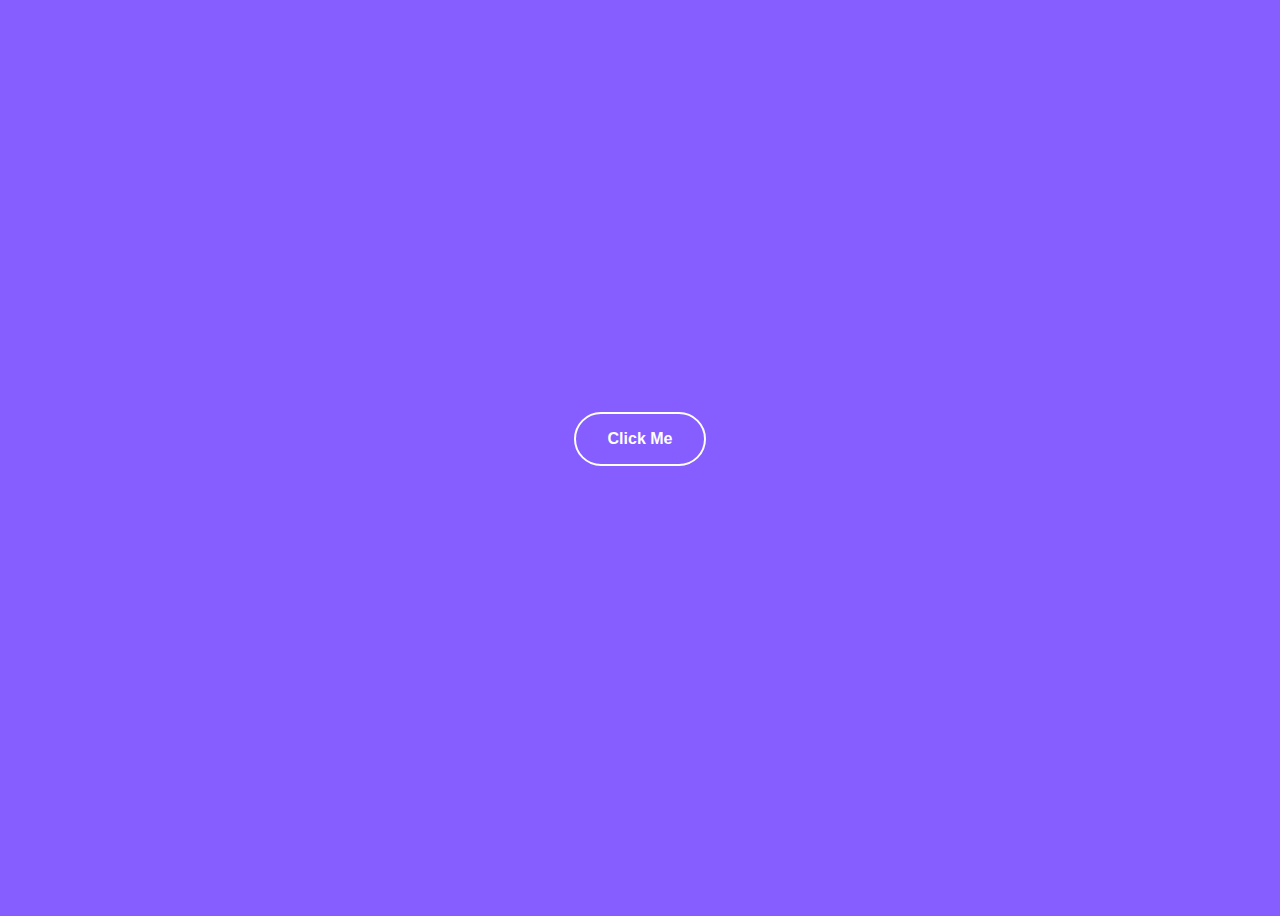
<file: 01.Bg-Changer/index.html>
<!DOCTYPE html>
<html lang="en">
  <head>
    <meta charset="UTF-8" />
    <meta http-equiv="X-UA-Compatible" content="IE=edge" />
    <meta name="viewport" content="width=device-width, initial-scale=1.0" />
    <title>Random Bg Color Changer</title>

    <style>
      body {
        background-color: #865dff;
        height: 100vh;
        display: flex;
        flex-direction: column;
        align-items: center;
        justify-content: center;
      }

      .btn {
        background-color: transparent;
        color: #fff;
        padding: 1rem 2rem;
        border-radius: 50px;
        border: 2px solid #fff;
        font-size: 16px;
        font-weight: 600;
        cursor: pointer;
        transition: all 300ms ease;
      }

      .btn:hover {
        transform: scale(0.9);
      }

      h3 {
        color: #fff;
      }
    </style>
  </head>
  <body>
    <button class="btn" onclick="changeBg()">Click Me</button>
    <h3 id="value"></h3>

    <script>
      function changeBg() {
        let color =
          "rgb(" +
          Math.round(Math.random() * 255) +
          "," +
          Math.round(Math.random() * 255) +
          "," +
          Math.round(Math.random() * 255) +
          ")";

        document.body.style.backgroundColor = color;

        document.getElementById("value").innerHTML = color;
      }
    </script>
  </body>
</html>
</file>
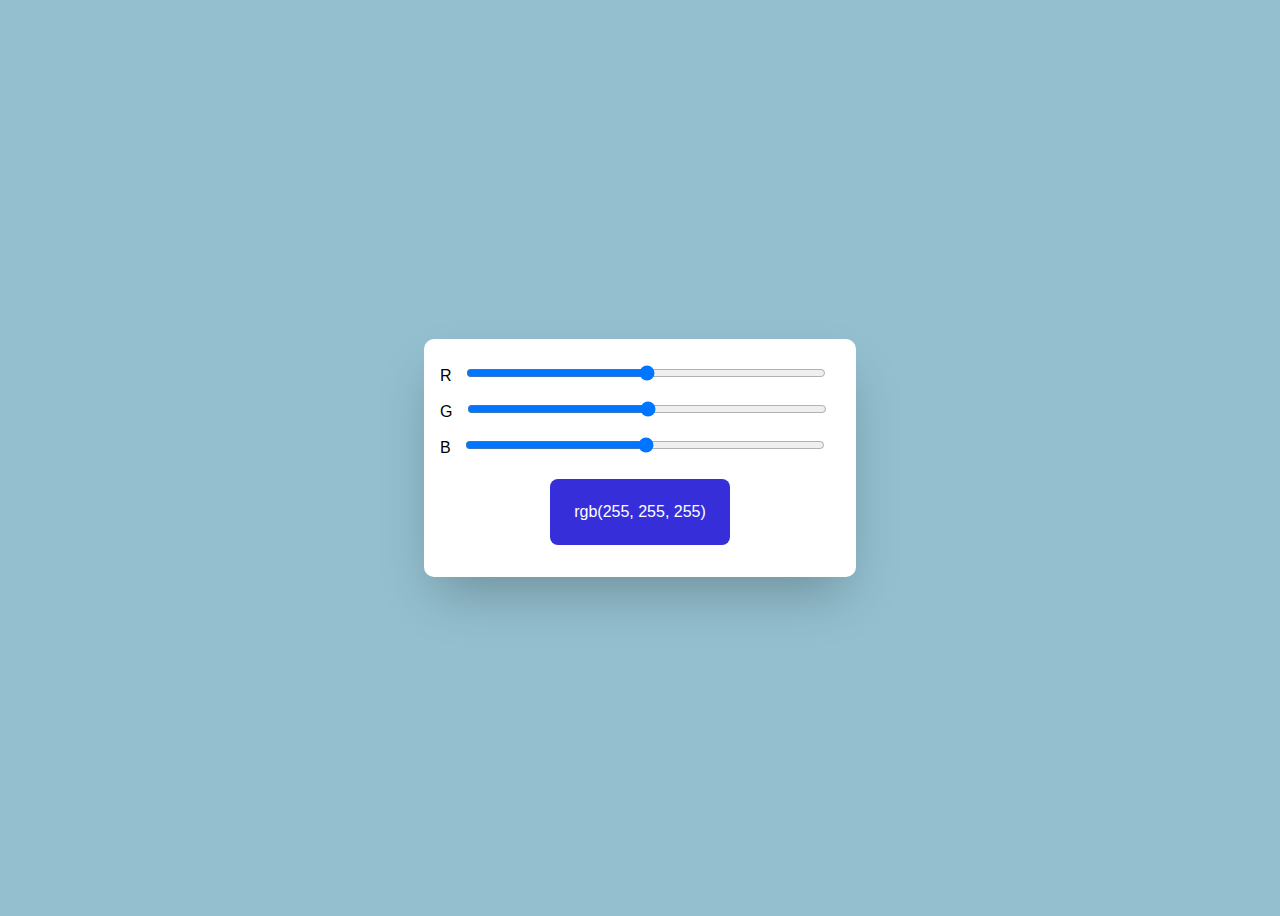
<file: 02.RGB-Slider/index.html>
<!DOCTYPE html>
<html lang="en">
  <head>
    <meta charset="UTF-8" />
    <meta http-equiv="X-UA-Compatible" content="IE=edge" />
    <meta name="viewport" content="width=device-width, initial-scale=1.0" />
    <title>RGB Slider</title>

    <style>
      body {
        background-color: #93bfcf;
        height: 100vh;
        display: flex;
        justify-content: center;
        align-items: center;
        font-family: Verdana, Geneva, Tahoma, sans-serif;
      }

      .container {
        width: 100%;
        background-color: #fff;
        padding: 1rem;
        border-radius: 10px;
        box-shadow: rgba(0, 0, 0, 0.25) 0px 25px 50px -12px;
        max-width: 400px;
      }

      .wrapper > input {
        width: 90%;
        margin: 10px;
      }

      #value {
        text-align: center;
        background-color: #362fd9;
        color: #fff;
        padding: 1.5rem;
        width: max-content;
        margin: 1rem auto;
        border-radius: 8px;
      }
    </style>
  </head>
  <body>
    <div class="container">
      <div class="wrapper">
        <label for="rrange">R</label>
        <input
          type="range"
          name=""
          id="red"
          min="0"
          max="255"
          oninput="changeBg()"
        />

        <br />

        <label for="grange">G</label>
        <input
          type="range"
          name=""
          id="green"
          min="0"
          max="255"
          oninput="changeBg()"
        />

        <br />

        <label for="brange">B</label>
        <input
          type="range"
          name=""
          id="blue"
          min="0"
          max="255"
          oninput="changeBg()"
        />

        <p id="value">rgb(255, 255, 255)</p>
      </div>
    </div>

    <script>
      function changeBg() {
        let red = document.getElementById("red").value;
        let green = document.getElementById("green").value;
        let blue = document.getElementById("blue").value;

        let bgColor = "rgb(" + red + "," + green + "," + blue + ")";

        document.body.style.backgroundColor = bgColor;

        document.getElementById("value").innerHTML = bgColor;
      }
    </script>
  </body>
</html>
</file>
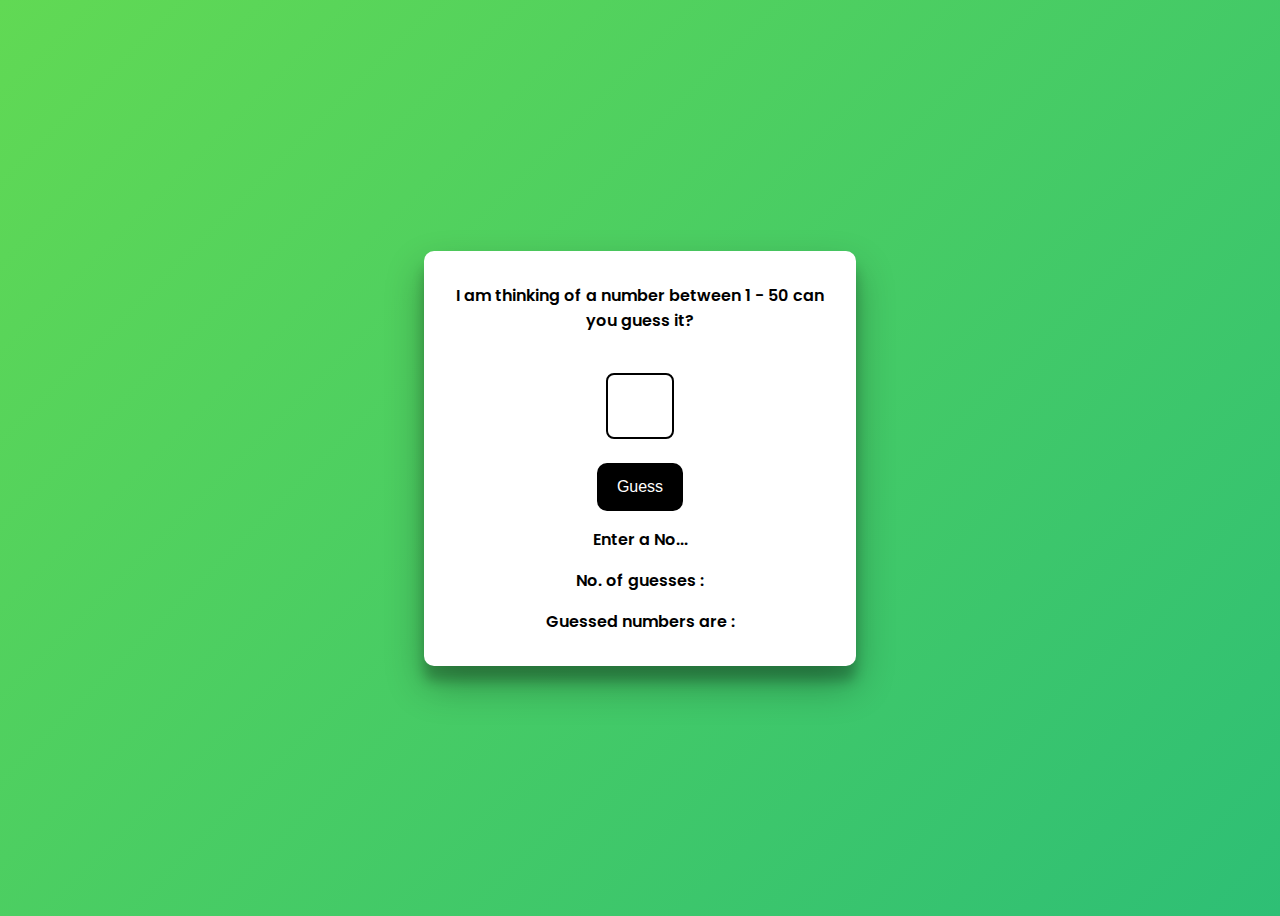
<file: 03.No-Guessing-Game/index.html>
<!DOCTYPE html>
<html lang="en">
  <head>
    <meta charset="UTF-8" />
    <meta http-equiv="X-UA-Compatible" content="IE=edge" />
    <meta name="viewport" content="width=device-width, initial-scale=1.0" />
    <title>No Guessing Game</title>

    <link rel="preconnect" href="https://fonts.googleapis.com" />
    <link rel="preconnect" href="https://fonts.gstatic.com" crossorigin />
    <link
      href="https://fonts.googleapis.com/css2?family=Poppins:wght@400;500;600;700;800&display=swap"
      rel="stylesheet"
    />

    <style>
      body {
        background: linear-gradient(135deg,
                #61d954,
                #2ebf75);
        height: 100vh;
        font-family: "Poppins", sans-serif;
        font-weight: 600;
        display: flex;
        justify-content: center;
        align-items: center;
      }

      .container {
        width: 100%;
        max-width: 400px;
        text-align: center;
        background-color: #fff;
        padding: 1rem;
        border-radius: 10px;
        box-shadow: rgba(0, 0, 0, 0.3) 0px 19px 38px,
          rgba(0, 0, 0, 0.22) 0px 15px 12px;
      }

      input {
        width: 60px;
        height: 60px;
        text-align: center;
        border: 2px solid #000;
        margin: 1.5rem;
        border-radius: 8px;
      }

      #btn {
        color: #fff;
        background-color: #000;
        border: unset;
        padding: 15px 20px;
        font-size: 16px;
        border-radius: 10px;
        transition: all 300ms ease;
        cursor: pointer;
      }

      #btn:hover {
        color: #000;
        border: 2px solid #000;
        background-color: unset;
      }
    </style>
  </head>
  <body>
    <div class="container">
      <div class="wrapper">
        <p class="title">
          I am thinking of a number between 1 - 50 can you guess it?
        </p>

        <div class="gBody">
          <input type="number" name="" id="input" min="0" max="50" />
          <br />
          <button id="btn" onclick="checkNo()">Guess</button>
        </div>

        <div class="gFooter">
          <p id="status">Enter a No...</p>
          <p id="takes">No. of guesses :</p>
          <p id="guessedno">Guessed numbers are :</p>
        </div>
      </div>
    </div>

    <script>
      let no = Math.floor(Math.random() * 50) + 1;

      let guessCount = 0;

      let guessedNo;

      function checkNo() {
        let inputValue = document.getElementById("input").value;

        if (inputValue < no) {
          document.getElementById("status").innerHTML = "Your guess is too low";
          guessCount++;
          document.getElementById("takes").innerHTML = `No. of guesses : ${guessCount}`;
          document.getElementById("guessedno").innerHTML += ` ${inputValue} `;
        } else if (inputValue > no) {
          document.getElementById("status").innerHTML =
            "Your guess is too high";

          guessCount++;
          document.getElementById("takes").innerHTML = `No. of guesses : ${guessCount}`;
          document.getElementById("guessedno").innerHTML += ` ${inputValue} `;
        } else if (inputValue == no) {
          document.getElementById("status").innerHTML = "Yippie you win🎊🎉";

          document.getElementById("takes").innerHTML = `The number was : ${no}`;

          document.getElementById("guessedno").innerHTML = `Your total guesses are : ${guessCount + 1}`;
          guessCount = 0;
        } else {
          document.getElementById("status").innerHTML = "hello";
        }
      }
    </script>
  </body>
</html>
</file>
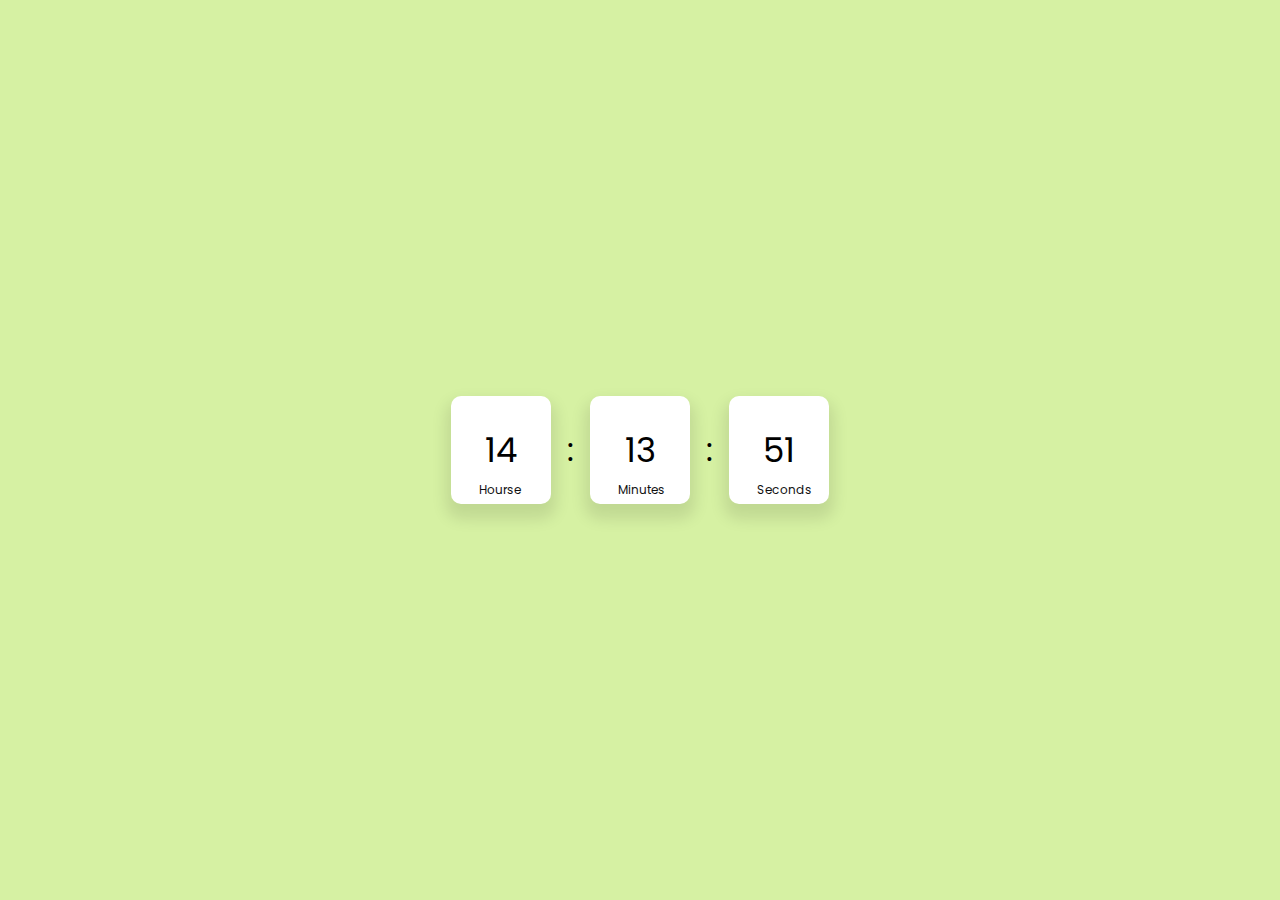
<file: 04.Digital-Clock/index.html>
<!DOCTYPE html>
<html lang="en">
<head>
    <meta charset="UTF-8">
    <meta http-equiv="X-UA-Compatible" content="IE=edge">
    <meta name="viewport" content="width=device-width, initial-scale=1.0">
    <title>Digital Clock</title>

    <!-- External-CSS -->
    <link rel="stylesheet" href="style.css">
</head>
<body>
    <div class="clock__container">

        <div class="hours digit" id="hours">00</div>

        <div class="colon">:</div>

        <div class="minutes digit" id="minutes">00</div>

        <div class="colon">:</div>

        <div class="seconds digit" id="seconds">00</div>

    </div>
    
    <script src="script.js"></script>
</body>
</html>
</file>
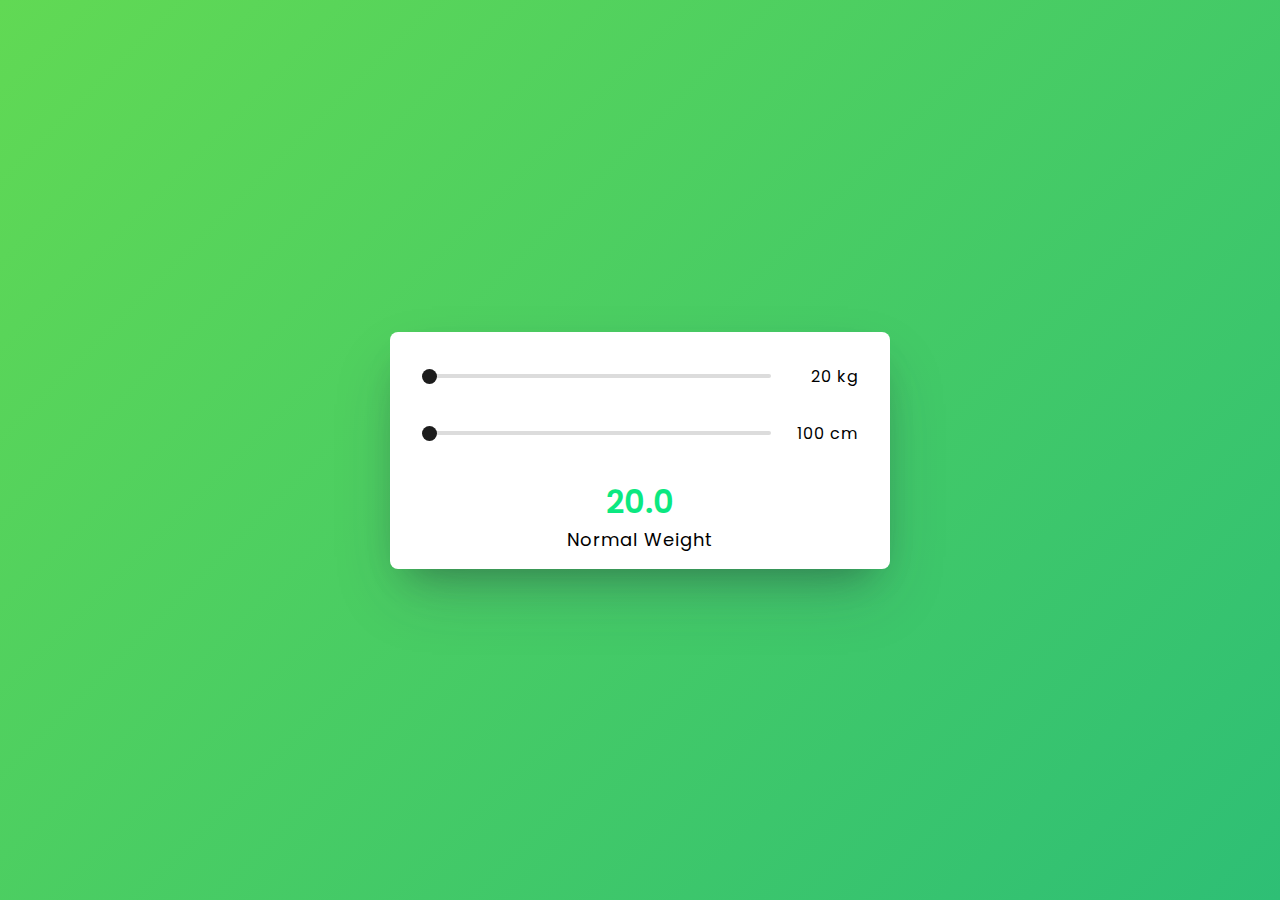
<file: 05.BMI-Calculator/index.html>
<!DOCTYPE html>
<html lang="en">
<head>
    <meta charset="UTF-8">
    <meta http-equiv="X-UA-Compatible" content="IE=edge">
    <meta name="viewport" content="width=device-width, initial-scale=1.0">
    <title>BMI Calculator</title>
    <!--Google Font-->
    <link rel="preconnect" href="https://fonts.gstatic.com">
    <link href="https://fonts.googleapis.com/css2?family=Poppins:wght@500;700&display=swap" rel="stylesheet">
    <!--Stylesheet-->
    <link rel="stylesheet" href="style.css">
</head>
<body>
    <div class="container">
        <div class="wrapper">
            <div class="part1">
                <div class="weight-box row">
                    <input type="range" name="" id="weight-range" value="20" min="20" max="200" oninput="calculate()">
                    <span id="kg">20 kg</span>
                </div>
                <div class="height-box row">
                    <input type="range" name="" id="height-range" value="100" min="100" max="250" oninput="calculate()">
                    <span id="cm">100 cm</span>
                </div>
            </div>

            <div class="part2">
                <p id="result">20.0</p>
                <p id="category">Normal Weight</p>
            </div>
        </div>
    </div>

    <script src="script.js"></script>
</body>
</html>
</file>
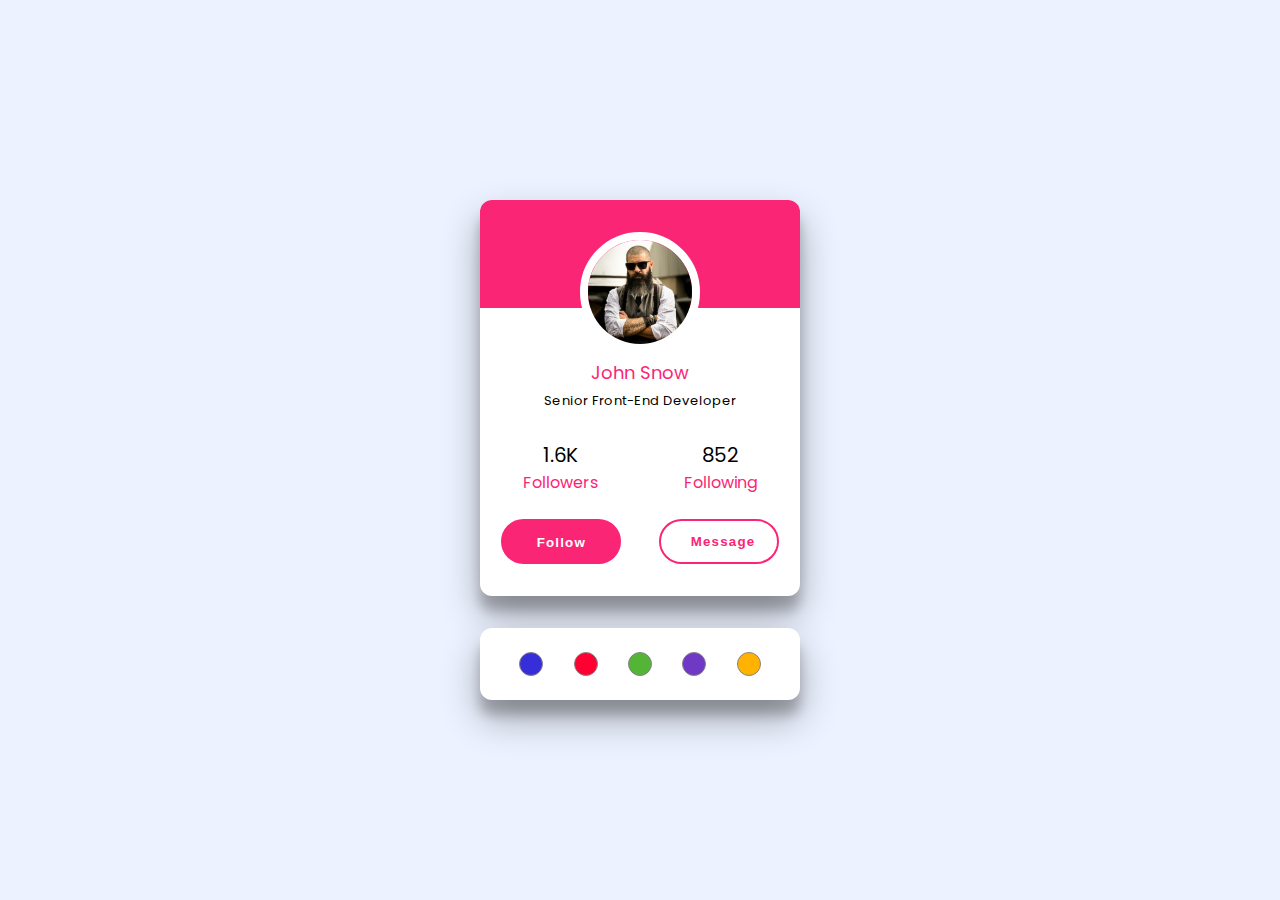
<file: 07.Card-Ui/index.html>
<!DOCTYPE html>
<html lang="en">
  <head>
    <meta charset="UTF-8" />
    <meta http-equiv="X-UA-Compatible" content="IE=edge" />
    <meta name="viewport" content="width=device-width, initial-scale=1.0" />
    <title>Card UI Design</title>
    <!--Google Font-->
    <link rel="preconnect" href="https://fonts.gstatic.com" />
    <link
      href="https://fonts.googleapis.com/css2?family=Poppins:wght@500;700&display=swap"
      rel="stylesheet"
    />
    <!--Stylesheet-->
    <link rel="stylesheet" href="style.css" />
  </head>
  <body>
    <div class="container">
      <div class="profile-pic">
        <img src="avatar.png" alt="avatar"/>
        <h3>John Snow</h3>
        <p>Senior Front-End Developer</p>
      </div>

      <div class="followers">
        <span>
          <p class="follower">1.6K</p>
          <p class="follow">Followers</p>
        </span>

        <span>
          <p class="follower">852</p>
          <p class="follow">Following</p>
        </span>
      </div>

      <div class="btn-container">
        <button class="btn1">Follow</button>
        <button class="btn2">Message</button>
      </div>
    </div>
    <div class="color-btns">
      <button class="blue btn" onclick="changeBgBlue()"></button>
      <button class="red btn" onclick="changeBgRed()"></button>
      <button class="green btn" onclick="changeBgGreen()"></button>
      <button class="purple btn" onclick="changeBgPurple()"></button>
      <button class="yellow btn" onclick="changeBgYellow()"></button>
    </div>

    <script src="script.js"></script>
  </body>
</html>
</file>
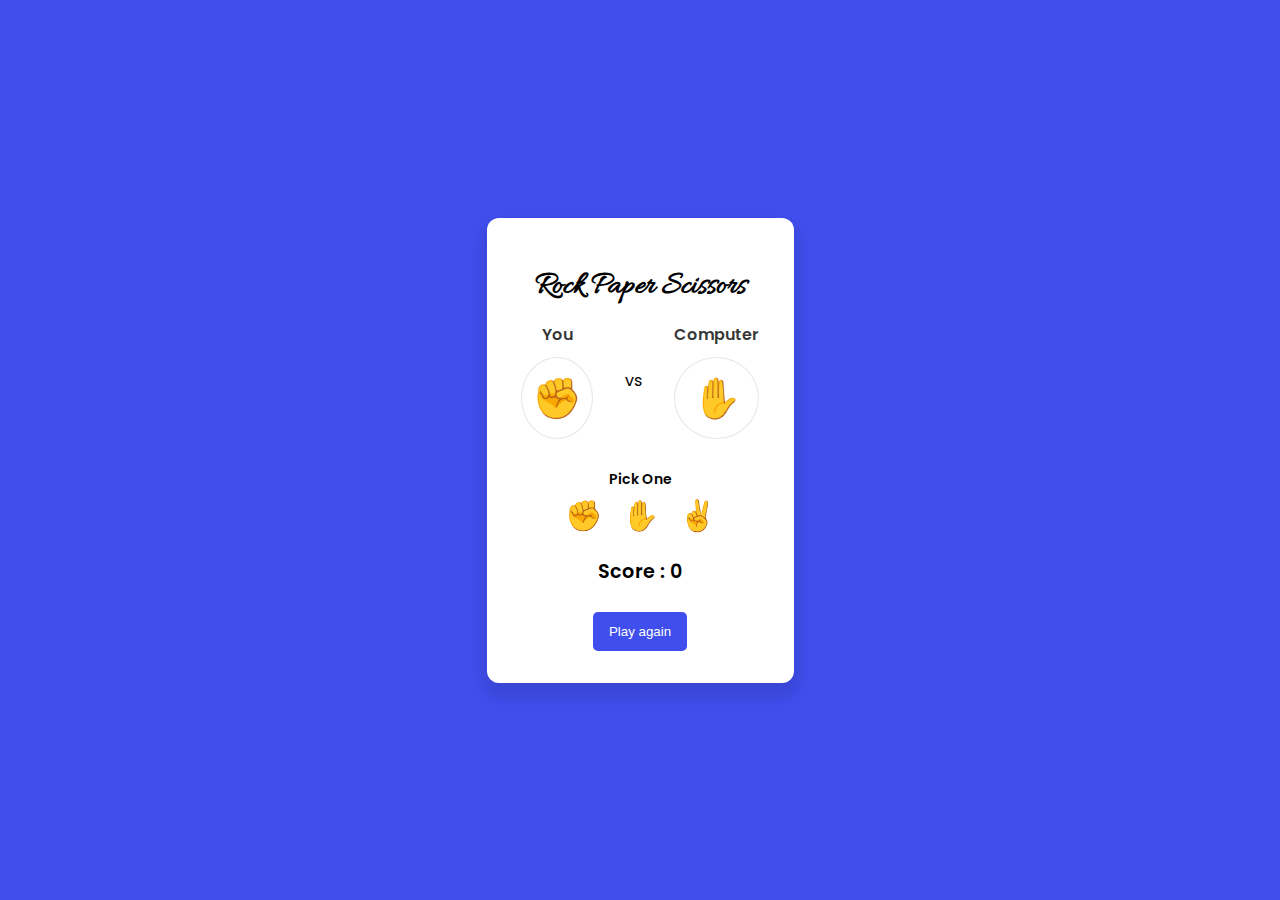
<file: 08.Rock-Paper-Scissor-game/index.html>
<!DOCTYPE html>
<html lang="en">
<head>
    <meta charset="UTF-8">
    <meta http-equiv="X-UA-Compatible" content="IE=edge">
    <meta name="viewport" content="width=device-width, initial-scale=1.0">
    <title>Rock-Paper-Scirror Game</title>

    <!-- External-CSS -->
    <link rel="stylesheet" href="style.css">
</head>
<body>
    <div class="game__container">
        <h1>Rock Paper Scissors</h1>

        <div class="input__container">
            <div class="player">
                <p class="player-name">You</p>
                <div class="player__input" id="p-input">&#9994</div>
            </div>

            <div class="vs">vs</div>

            <div class="player">
                <p class="player-name">Computer</p>
                <div class="player__input" id="c-input">&#9995</div>
            </div>
        </div>

        <div class="select__container">
            <p class="pick-one">Pick One</p>

            <button class="btns" id="rock">&#9994</button>
            <button class="btns" id="paper">&#9995</button>
            <button class="btns" id="scissor">&#9996</button>
        </div>

        <p class="answer hide" id="result">You Win 😍</p>
        
        <p class="score" id="score">Score : 0</p>

        <button class="play-again" id="play-again">Play again</button>
    </div>

    <script src="script.js"></script>
</body>
</html>
</file>
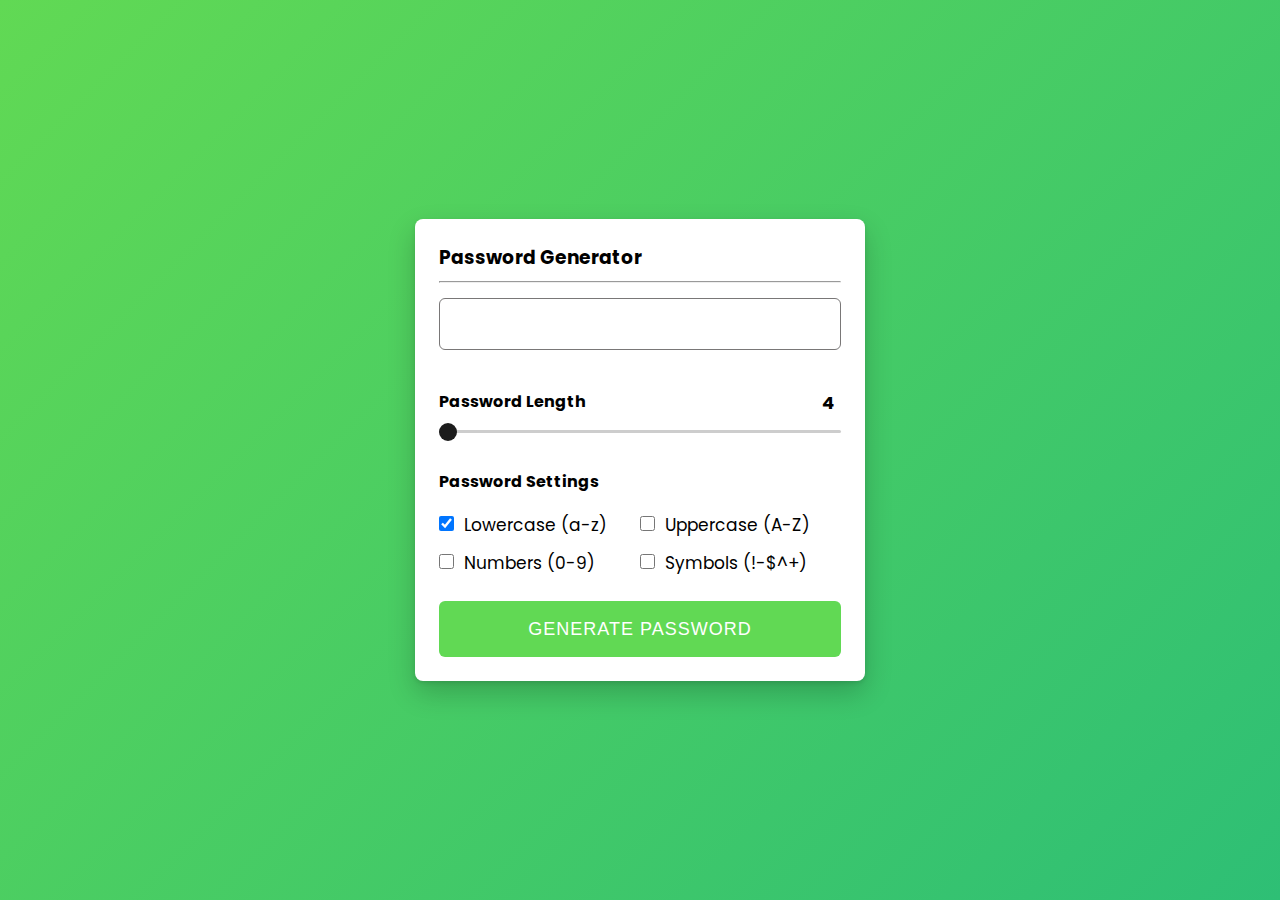
<file: 09.Random-Pass-Gen/index.html>
<!DOCTYPE html>
<html lang="en">
<head>
    <meta charset="UTF-8">
    <meta http-equiv="X-UA-Compatible" content="IE=edge">
    <meta name="viewport" content="width=device-width, initial-scale=1.0">
    <title>Random Password Generator</title>
    <!--IconScout-CDN-->
    <link rel="stylesheet" href="https://unicons.iconscout.com/release/v4.0.0/css/line.css">
    <!--Google Font-->
    <link rel="preconnect" href="https://fonts.gstatic.com" />
    <link
      href="https://fonts.googleapis.com/css2?family=Poppins:wght@500;700&display=swap"
      rel="stylesheet"
    />
    <!--Stylesheet-->
    <link rel="stylesheet" href="style.css" />
</head>
<body>
    <div class="container">
        <h3>Password Generator</h3>
        <hr>
        <div class="wrapper">
            <div class="output-container">
                <input type="text" id="output" disabled>
                <i class="uil uil-copy" id="copy-icon"></i>
            </div>

            <div class="pass-strength" id=""></div>

            <div class="slider-container">
                <p>Password Length <span id="pass-length">4</span></p>
                <input type="range" name="slider" id="slider" value="4" min="4" max="30">
            </div>

            <div class="pass__setting__container">
                <h4>Password Settings</h4>

                <ul class="options__container">
                    <li class="option">
                        <input type="checkbox" name="" id="lowercase" checked>
                        <label for="lowercase">Lowercase (a-z)</label>
                    </li>
                    <li class="option">
                        <input type="checkbox" name="" id="uppercase">
                        <label for="uppercase">Uppercase (A-Z)</label>
                    </li>
                    <li class="option">
                        <input type="checkbox" name="" id="numbers">
                        <label for="numbers">Numbers (0-9)</label>
                    </li>
                    <li class="option">
                        <input type="checkbox" name="" id="symbols">
                        <label for="symbols">Symbols (!-$^+)</label>
                    </li>
                </ul>
            </div>

            <button id="btn">Generate Password</button>
        </div>
    </div>

    <script src="script.js"></script>
</body>
</html>
</file>
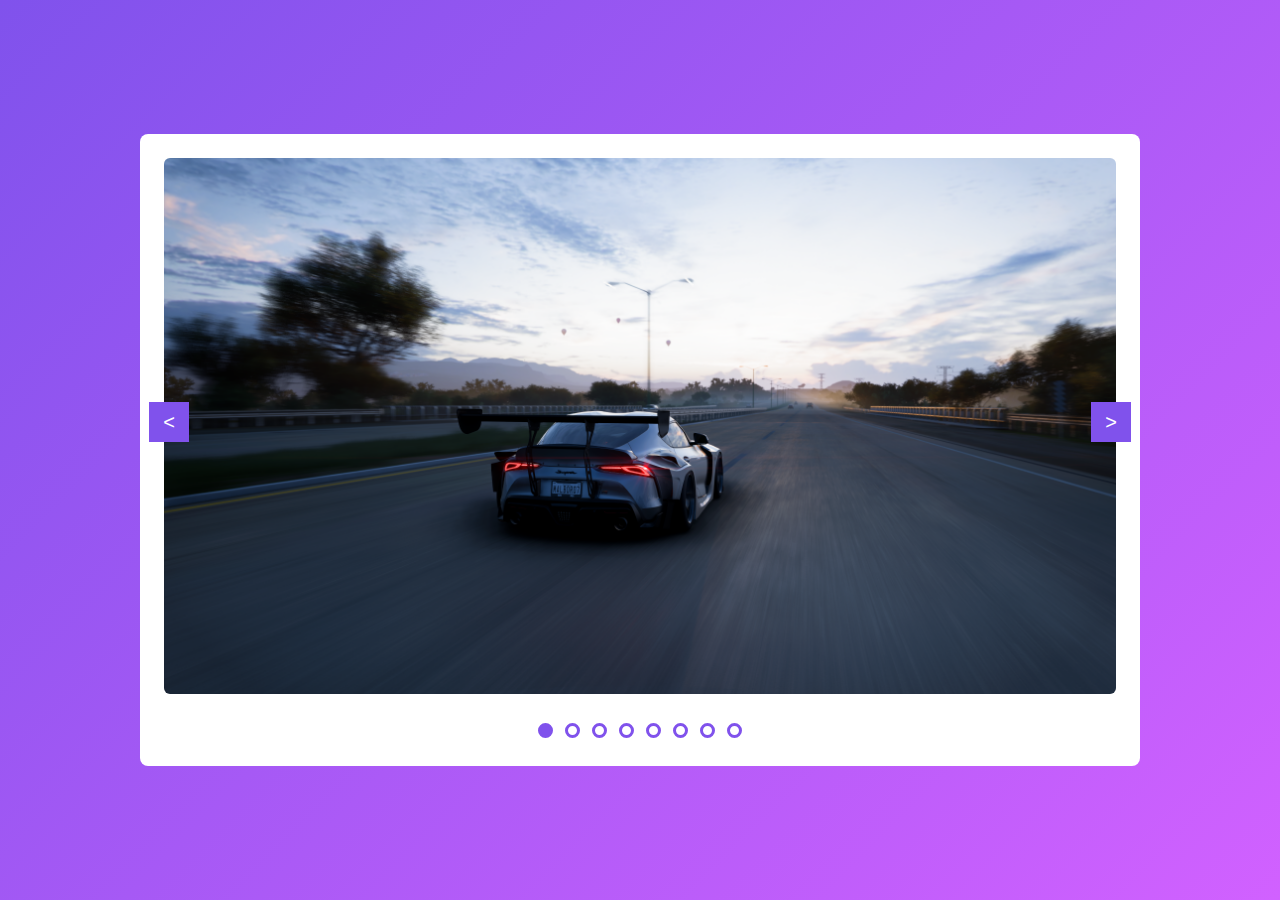
<file: 10.Image-Slider/index.html>
<!DOCTYPE html>
<html lang="en">
  <head>
    <meta charset="UTF-8" />
    <meta http-equiv="X-UA-Compatible" content="IE=edge" />
    <meta name="viewport" content="width=device-width, initial-scale=1.0" />
    <title>Image Slider</title>
    <!--Google Font-->
    <link rel="preconnect" href="https://fonts.gstatic.com" />
    <link
      href="https://fonts.googleapis.com/css2?family=Poppins:wght@500;700&display=swap"
      rel="stylesheet"
    />
    <!--Stylesheet-->
    <link rel="stylesheet" href="style.css" />
  </head>
  <body>
    <div class="container">
      <div class="wrapper">
        <div class="img__container">
          <img src="./images/1img.jpg" alt="" class="img"/>
          <img src="./images/2img.jpg" alt="" class="hidden img" />
          <img src="./images/3img.jpg" alt="" class="hidden img" />
          <img src="./images/4img.jpg" alt="" class="hidden img" />
          <img src="./images/5img.jpg" alt="" class="hidden img" />
          <img src="./images/6img.jpg" alt="" class="hidden img" />
          <img src="./images/7img.jpg" alt="" class="hidden img" />
          <img src="./images/8img.jpg" alt="" class="hidden img" />

          <button id="prev" class="arrow" onclick="controller(-1)">&lt;</button>
          <button id="next" class="arrow" onclick="controller(1)">&gt;</button>
        </div>

        <div class="pagination">
          <button id="1page" class="btn active" onclick="dot(0)"></button>
          <button id="2page" class="btn" onclick="dot(1)"></button>
          <button id="3page" class="btn" onclick="dot(2)"></button>
          <button id="4page" class="btn" onclick="dot(3)"></button>
          <button id="5page" class="btn" onclick="dot(4)"></button>
          <button id="6page" class="btn" onclick="dot(5)"></button>
          <button id="7page" class="btn" onclick="dot(6)"></button>
          <button id="8page" class="btn" onclick="dot(7)"></button>
        </div>
      </div>
    </div>

    <script src="script.js"></script>
  </body>
</html>
</file>
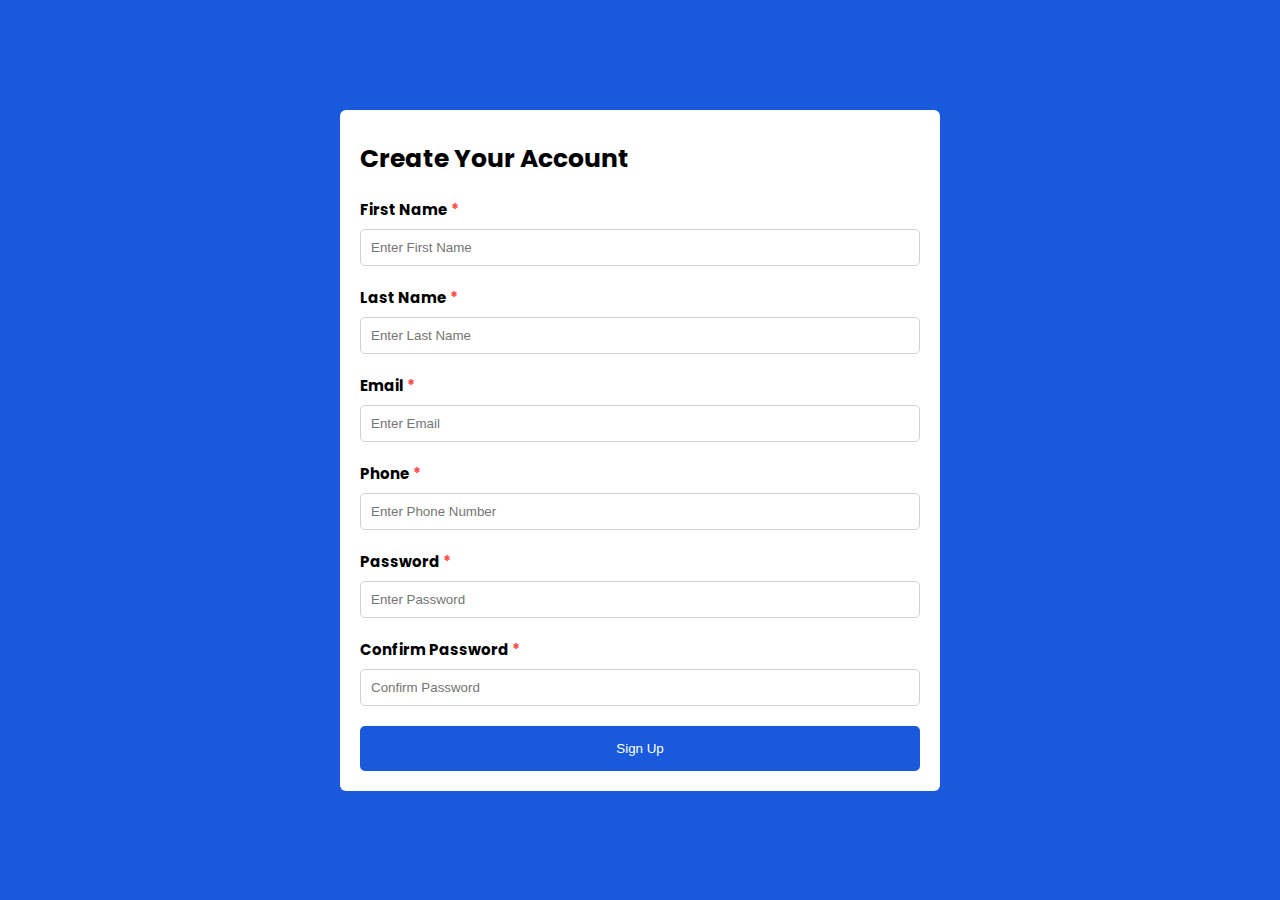
<file: 11_Form_Validation/index.html>
<!DOCTYPE html>
<html lang="en">
<head>
    <meta charset="UTF-8">
    <meta http-equiv="X-UA-Compatible" content="IE=edge">
    <meta name="viewport" content="width=device-width, initial-scale=1.0">
    <title>Form Validation in JS</title>

    <link rel="stylesheet" href="style.css">
</head>
<body>
    <section class="main__container">
        <div class="form__container">
            <h3>Create Your Account</h3>

            <form action="" id="form">

                <div class="input__section">
                    <label>First Name <span class="required-color">*</span></label>
                    <input type="text" required id="fname" placeholder="Enter First Name">
                    <span id="first-name-error" class="hide required-color error-message">Invalid Input</span>
                    <span id="empty-first-name" class="hide required-color error-message">First Name Cannot Be Empty</span>
                </div>

                <div class="input__section">
                    <label>Last Name <span class="required-color">*</span></label>
                    <input type="text" required id="lname" placeholder="Enter Last Name">
                    <span id="last-name-error" class="hide required-color error-message">Invalid Input</span>
                    <span id="empty-last-name" class="hide required-color error-message">Last Name Cannot Be Empty</span>
                </div>

                <div class="input__section">
                    <label>Email <span class="required-color">*</span></label>
                    <input type="email" required id="email" placeholder="Enter Email">
                    <span id="email-error" class="hide required-color error-message">Invalid Input</span>
                    <span id="empty-email" class="hide required-color error-message">Email cannot be empty</span>
                </div>

                <div class="input__section">
                    <label>Phone <span class="required-color">*</span></label>
                    <input type="number" required id="phone" placeholder="Enter Phone Number">
                    <span id="phone-error" class="hide required-color error-message">Phone Number Should Have 10 Digits</span>
                    <span id="empty-phone" class="hide required-color error-message">Phone number cannot be empty</span>
                </div>
                
                <div class="input__section">
                    <label>Password <span class="required-color">*</span></label>
                    <input type="password" required id="password" placeholder="Enter Password">
                    <span id="password-error" class="hide required-color error-message">Passwords should have atleast one uppercase letter, numbers, special symbols and length >= 8</span>
                    <span id="empty-password" class="hide required-color error-message">Password Cannot Be Empty</span>
                </div>

                <div class="input__section">
                    <label>Confirm Password <span class="required-color">*</span></label>
                    <input type="password" required id="confirm-password" placeholder="Confirm Password">
                    <span id="confirm-password-error" class="hide required-color error-message">Should Be Same As Previous Password</span>
                    <span id="empty-confirm-password" class="hide required-color error-message">Password Cannot Be Empty</span>
                </div>
                
                <div class="input__section">
                    <button id="submit-button">Sign Up</button>
                </div>
            </form>
        </div>
    </section>


    <script src="main.js"></script>
</body>
</html>
</file>
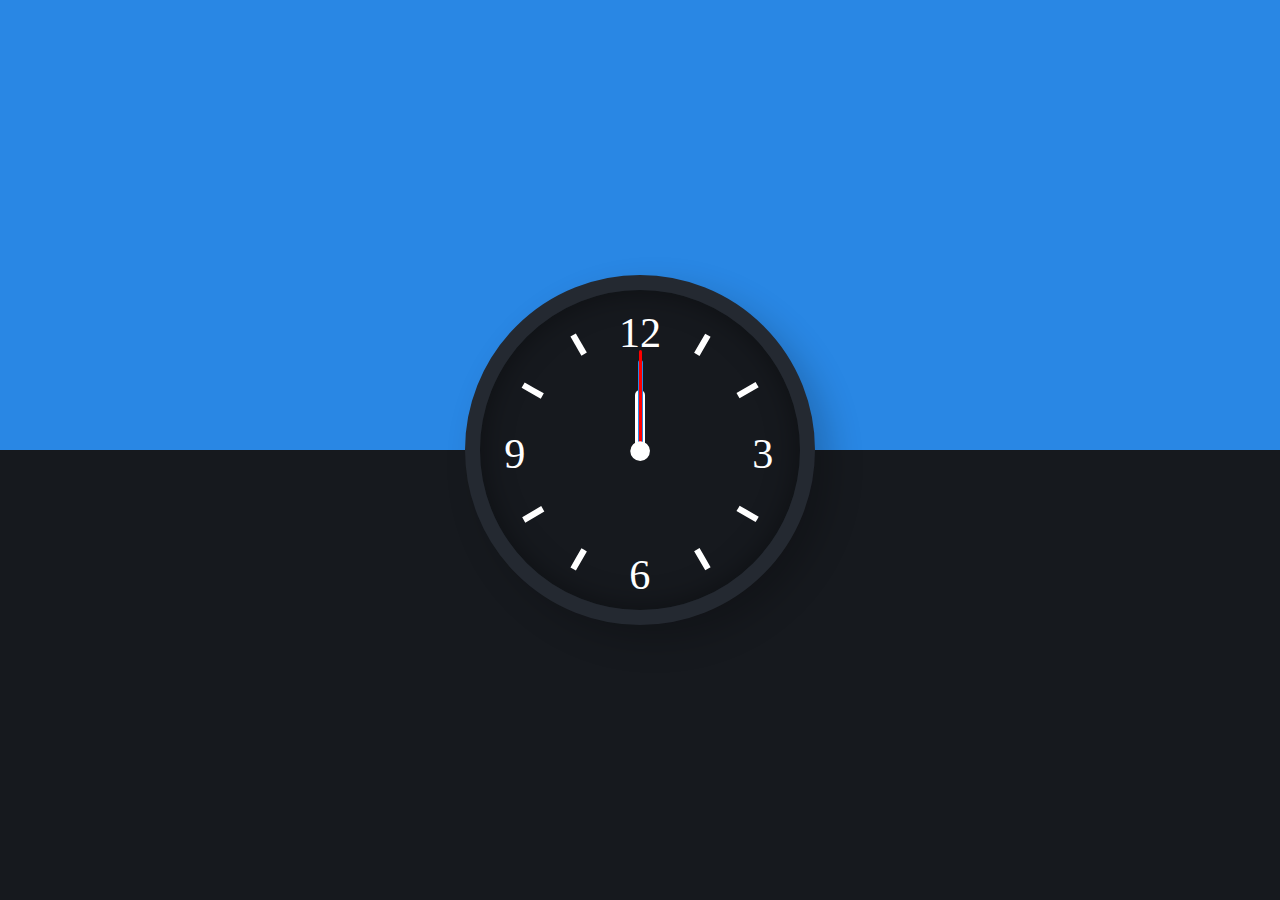
<file: 12_Analog_Clock/index.html>
<!DOCTYPE html>
<html lang="en">
  <head>
    <meta charset="UTF-8" />
    <meta http-equiv="X-UA-Compatible" content="IE=edge" />
    <meta name="viewport" content="width=device-width, initial-scale=1.0" />
    <title>Analog Clock</title>
    <link rel="stylesheet" href="style.css" />
  </head>
  <body>
    <div class="clock">
      <div class="hand hour" id="hour"></div>
      <div class="minute hand" id="minute"></div>
      <div class="seconds hand" id="seconds"></div>
      <img src="clock template.svg" alt="clock-svg" />
    </div>

    <script src="main.js"></script>
  </body>
</html>
</file>
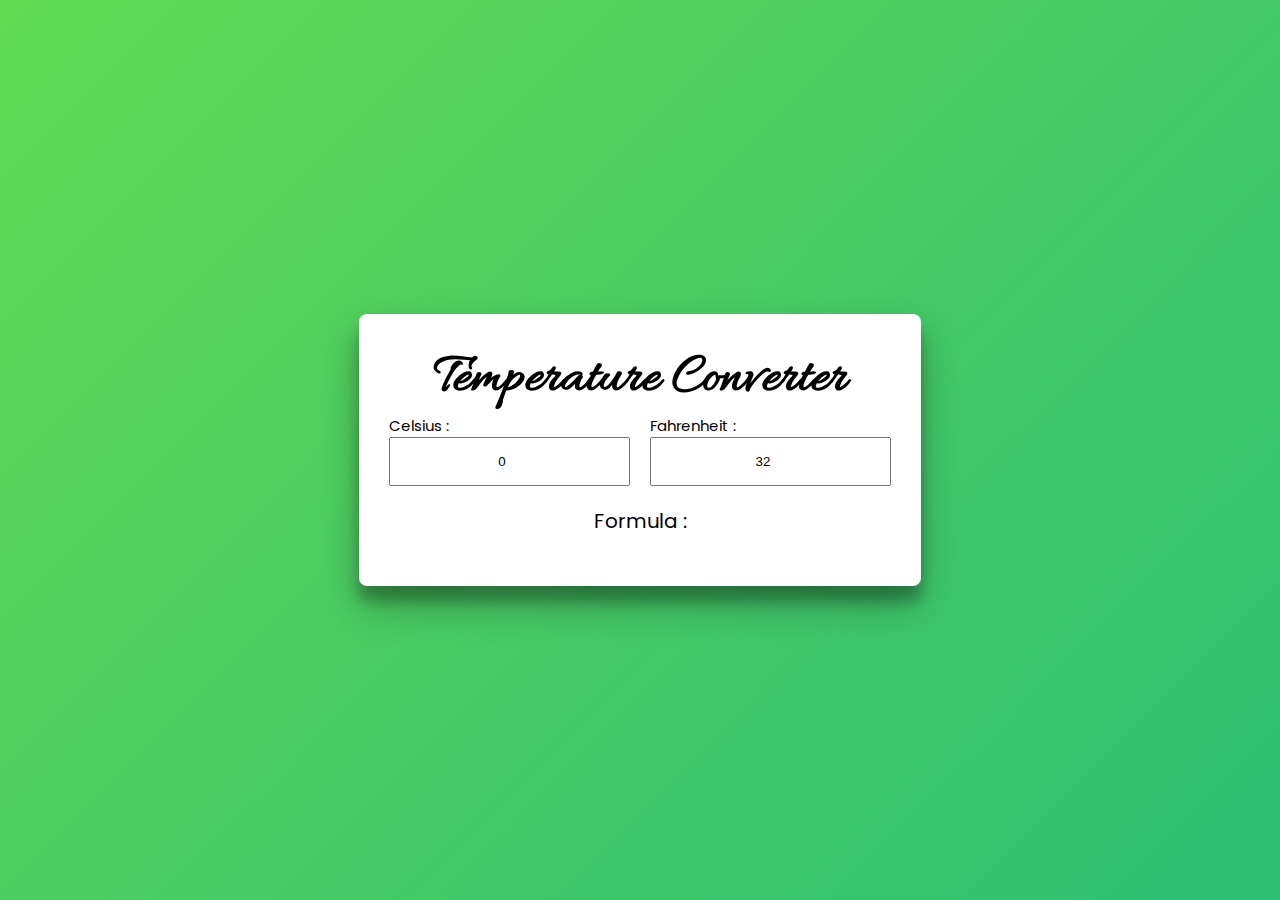
<file: 13_Temp_Converter/index.html>
<!DOCTYPE html>
<html lang="en">
<head>
    <meta charset="UTF-8">
    <meta http-equiv="X-UA-Compatible" content="IE=edge">
    <meta name="viewport" content="width=device-width, initial-scale=1.0">
    <title>Temp-Converter</title>


    <style>
        @import url("https://fonts.googleapis.com/css2?family=Allura&family=Poppins:wght@300&display=swap");

        * {
            margin: 0;
            padding: 0;
            box-sizing: border-box;
        }

        html {
            font-size: 62.5%;  /* Font-Size: 10px; */
        }

        img {
            width: 100%;
            display: block;
            object-fit: cover;
        }

        body {
            font-family: "Poppins", sans-serif;
            background: linear-gradient(135deg,
                #61d954,
                #2ebf75);
            height: 100vh;
            width: 100vw;
            display: grid;
            gap: 2rem;
            padding: 3rem;
            grid-template-columns: minmax(200px, 1fr);
            color: #000;
        }

        .main-box {
            background-color: #fff;
            padding: 3rem;
            align-self: center;
            justify-self: center;
            border-radius: 8px;
            box-shadow: rgba(0, 0, 0, 0.3) 0px 19px 38px, rgba(0, 0, 0, 0.22) 0px 15px 12px;
        }

        .title {
            color: #000;
            font-size: 5.6rem;
            font-family: "Allura", serif;
            text-align: center;
        }

        .input__container {
            display: flex;
            flex-wrap: wrap;
            gap: 2rem;
        }

        label {
            color: #000;
            font-size: 1.5rem;
        }

        input {
            text-align: center;
            padding: 1.5rem 3rem;
            outline: unset;
        }

        p {
            font-size: 2rem;
            color: #000;
            text-align: center;
            padding: 2rem;
        }

        @media screen and (max-width : 600px) {
            h1 {
                font-size: 3rem;
            }
        }
        
    </style>
</head>
<body>
    <div class="main-box">
        <h1 class="title">Temperature Converter</h1>
        <div class="input__container">
            <div class="input__box">
                <label for="celsius">Celsius :</label><br>
                <input type="number" value="0" id="celsius" class="input__feild">
            </div>
            <div class="input__box">
                <label for="fahrenheit">Fahrenheit :</label><br>
                <input type="number" value="32" id="fahrenheit" class="input__feild">
            </div>
        </div>
        <div class="formula__container">
            <p id="formula">Formula :</p>
        </div>
    </div>



    <script>
        //Lets create two function for convertion formula.

        let cel = document.getElementById('celsius');
        let fah = document.getElementById('fahrenheit');
        let formula = document.getElementById('formula');

        cel.addEventListener('input', function (){
            let c = this.value;
            let f = (c * 9/5) + 32;
            fah.value = f;

            formula.innerHTML = `(${c} * 9/5) + 32 = ${f}°F`;
        });
        fah.addEventListener('input', function (){
            let f = this.value;
            let c = (f - 32) * 5/9;
            cel.value = c;

            formula.innerHTML = `(${f} - 32) * 5/9 = ${c}°C`;
        });
    </script>
</body>
</html>
</file>
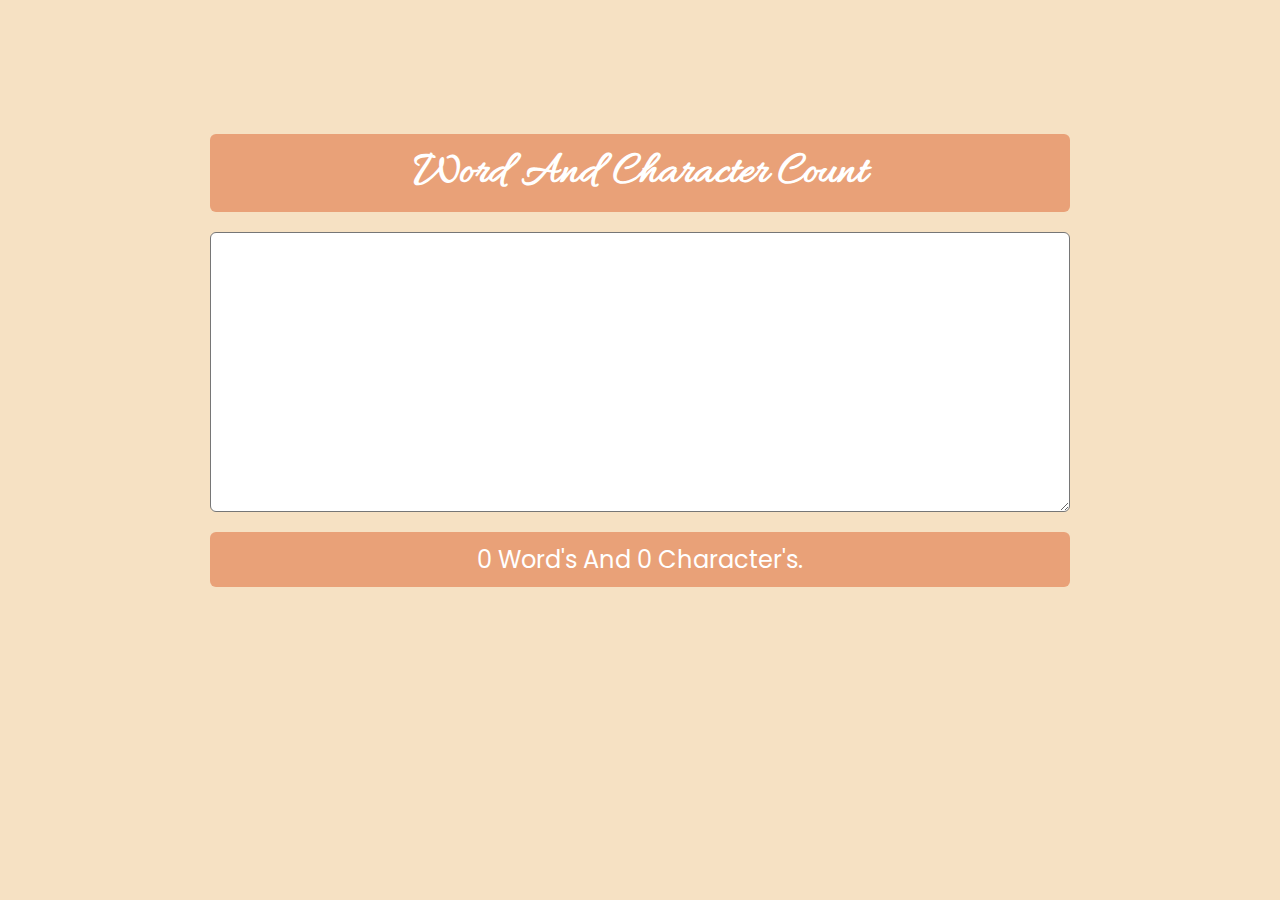
<file: 14_Word_Counter/index.html>
<!DOCTYPE html>
<html lang="en">
<head>
    <meta charset="UTF-8">
    <meta http-equiv="X-UA-Compatible" content="IE=edge">
    <meta name="viewport" content="width=device-width, initial-scale=1.0">
    <title>Word Counter</title>

    <!-- Styling-Part -->
    <style>
        @import url("https://fonts.googleapis.com/css2?family=Allura&family=Poppins:wght@300&display=swap");

        * {
            padding: 0;
            margin: 0;
            box-sizing: border-box;
        }

        body {
            font-family: "Poppins", sans-serif;
            background-color: #F6E1C3;
            height: 80vh;
            width: 100vw;
        }

        html {
            font-size: 62.5%;
        }

        .container {
            display: grid;
            grid-template-columns: minmax(200px, 1fr);
            align-content: center;
            gap: 2rem;
            justify-content: center;
            text-align: center;
            width: 100%;
            height: 100%;
            max-width: 900px;
            min-width: 250px;
            margin: auto;
            padding: 0 2rem;
        }

        h1 {
            color: #fff;
            font-size: 4.6rem;
            font-family: "Allura", serif;
            background-color: #E9A178;
            padding: 1rem;
            border-radius: 6px;
        }

        textarea {
            color: #A84448;
            min-height: 28rem;
            font-size: 18px;
            background-color: #fff;
            border-radius: 6px;
        }

        p {
            color: #fff;
            font-size: x-large;
            background-color: #E9A178;
            padding: 1rem;
            border-radius: 6px;
        }


        @media screen and (max-width : 620px){
            h1 {
                font-size: 3.2rem;
            }

            p {
                font-size: 1.8rem;
            }
        }


    </style>
</head>
<body>
    <div class="container">
        <h1>Word And Character Count</h1>

        <textarea id="textarea" cols="30" rows="10"></textarea>

        <p class="result">
            <span id="totalword">0</span> Word's And
            <span id="totalchar">0</span> Character's.
        </p>
    </div>


    <!-- JavaScript-Part -->
    <script>
        let textBox = document.getElementById('textarea');

        textBox.addEventListener('input', function(){
            let text = this.value;

            let charCount = text.length;
            document.getElementById('totalchar').innerHTML = charCount;
            
            text = text.trim();

            let totalWord = text.split(" ");
            let cleanText = totalWord.filter(function(elm){
                return elm != "";
            });

            document.getElementById('totalword').innerHTML = cleanText.length
        });
    </script>
</body>
</html>
</file>
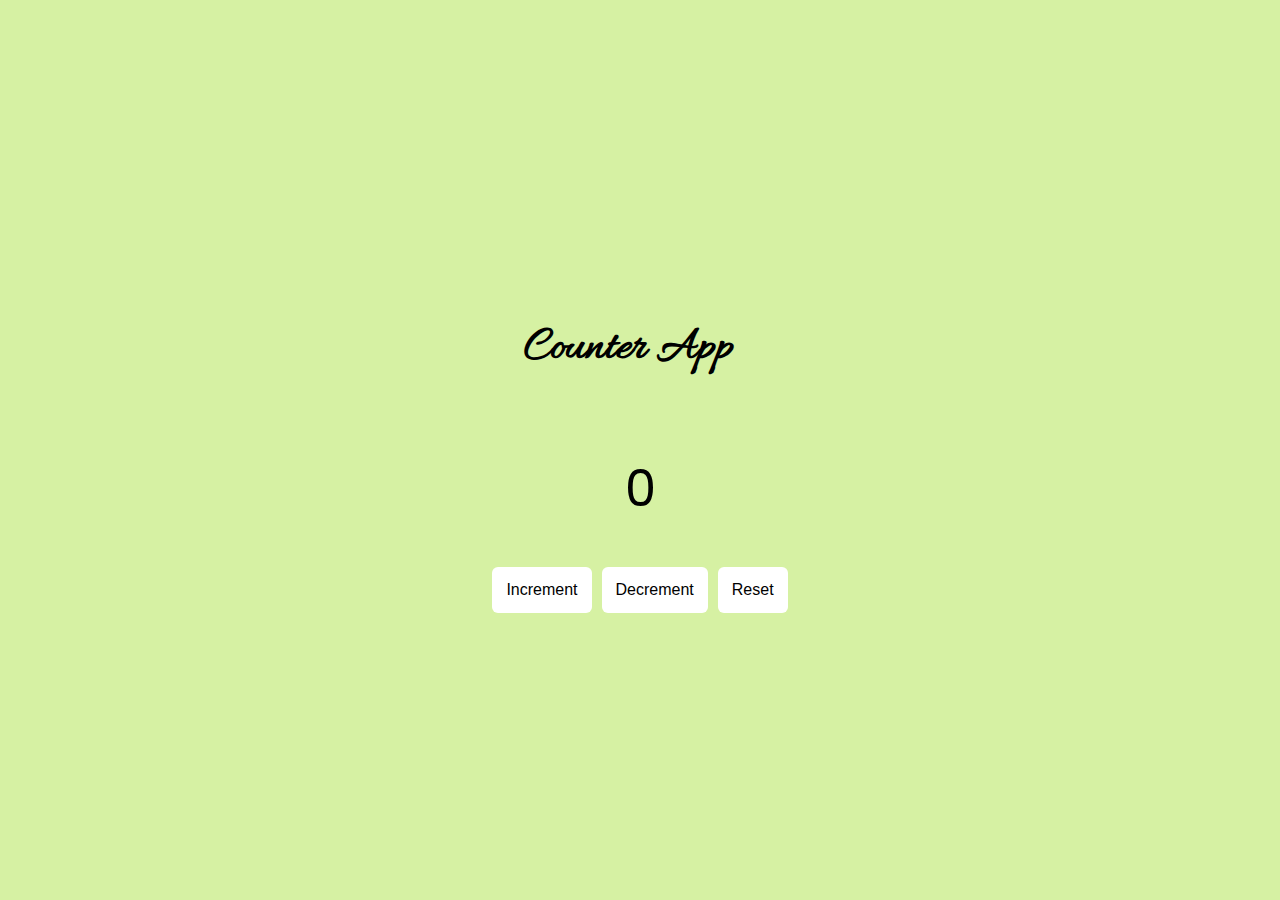
<file: 15_CounterApp/index.html>
<!DOCTYPE html>
<html lang="en">
<head>
    <meta charset="UTF-8">
    <meta http-equiv="X-UA-Compatible" content="IE=edge">
    <meta name="viewport" content="width=device-width, initial-scale=1.0">
    <title>Counter App</title>

    <!-- External-CSS -->
    <link rel="stylesheet" href="style.css">
</head>
<body>
    <div class="container">
        <h1>Counter App</h1>
        
        <p id="counter-text">0</p>

        <div class="btn-container">
            <button class="btn" id="increment">Increment</button>
            <button class="btn" id="decrement">Decrement</button>
            <button class="btn" id="reset">Reset</button>
        </div>
    </div>

    <script src="./script.js"></script>
</body>
</html>
</file>
<file: 04.Digital-Clock/style.css>
@import url("https://fonts.googleapis.com/css2?family=Allura&family=Poppins:wght@300&display=swap");

* {
    padding: 0;
    margin: 0;
    box-sizing: border-box;
    outline: none;
}

body {
    color: #000;
    font-family: "Poppins", sans-serif;
    font-size: 16px;
    background-color: #d6f1a3;
    width: 100%;
    height: 100vh;
    display: flex;
    justify-content: center;
    align-items: center;
}

.clock__container {
    display: flex;
    justify-content: center;
    align-items: center;
    gap: 1rem;
    position: relative;
}

.digit {
    font-size: 34px;
    width: 100px;
    padding: 1.8rem;
    background-color: #fff;
    border-radius: 10px;
    box-shadow: 0px 10px 15px 5px rgba(0, 0, 0, 0.1);
    position: relative;
    text-align: center;
    cursor: default;
}

.digit::selection {
    background-color: transparent;
}

.bounce {
    animation: bounce 0.5s ease;
}

@keyframes bounce {
    0%, 100% {
        margin-top: 0px;
    }
    50% {
        margin-top: -20px;
    }
}

.colon {
    font-size: 32px;
}

.hours::after {
    content: "Hourse";
    position: absolute;
    font-size: 12px;
    bottom: 5px;
    left: 28px;
    color: #111;
}

.minutes::after {
    content: "Minutes";
    position: absolute;
    font-size: 12px;
    bottom: 5px;
    left: 28px;
    color: #111;
}

.seconds::after {
    content: "Seconds";
    position: absolute;
    font-size: 12px;
    bottom: 5px;
    left: 28px;
    color: #111;
}

@media screen and (max-width : 450px) {
    .clock__container {
        gap: 10px;
    }

    .digit {
        font-size: 16px;
        width: 50px;
        padding: 1rem;
        border-radius: 6px;
    }

    .colon {
        font-size: 16px;
    }

    .minutes::after,.seconds::after,.hours::after {
        font-size: 8px;
        left: 22%;
    }
}
</file>
<file: 05.BMI-Calculator/style.css>
* {
    margin: 0;
    padding: 0;
    box-sizing: border-box;
}

body {
    height: 100vh;
    background: linear-gradient(135deg,
                #61d954,
                #2ebf75);
    font-family: 'Poppins', sans-serif;
    display: flex;
    justify-content: center;
    align-items: center;
}

.container {
    width: 100%;
    max-width: 500px;
    background-color: #fff;
    padding: 1rem;
    border-radius: 8px;
    box-shadow: rgba(50, 50, 93, 0.25) 0px 30px 60px -12px, rgba(0, 0, 0, 0.3) 0px 18px 36px -18px;
}

.wrapper {
    width: 100%;
    display: flex;
    flex-direction: column;
    justify-content: center;
    align-items: center;
}

.row {
    display: flex;
    justify-content: space-between;
    align-items: center;
    margin: 1rem 1rem 2rem 1rem;
}

.part1 {
    width: 100%;
}

input[type="range"]{
    width: 80%;
    height: 3.5px;
    -webkit-appearance: none;
    appearance: none;
    background-color: #dcdcdc;
    border-radius: 3px;
    outline: none;
}

input[type="range"]::-webkit-slider-thumb {
    -webkit-appearance: none;
    appearance: none;
    height: 15px;
    width: 15px;
    background-color: #1c1c1c;
    border-radius: 50%;
    cursor: pointer;
}

#result {
    font-size: 32px;
    font-weight: 600;
    text-align: center;
    color: #0be881;
}

#category {
    font-size: 18px;
    text-align: center;
    letter-spacing: 1px;
}

span {
    letter-spacing: 1px;
}
</file>
<file: 07.Card-Ui/style.css>
:root {
  --color: #FB2576;
}

* {
  margin: 0;
  padding: 0;
  box-sizing: border-box;
}

body {
  height: 100vh;
  background: #ecf2ff;
  font-family: "Poppins", sans-serif;
  display: flex;
  flex-direction: column;
  justify-content: center;
  align-items: center;
  gap: 2rem;
}

.container {
  width: 100%;
  max-width: 320px;
  background-color: #fff;
  box-shadow: rgba(0, 0, 0, 0.3) 0px 19px 38px, rgba(0, 0, 0, 0.22) 0px 15px 12px;box-shadow: rgba(0, 0, 0, 0.3) 0px 19px 38px, rgba(0, 0, 0, 0.22) 0px 15px 12px;
  border-radius: 12px;
  overflow: hidden;
}

.wrapper {
  width: 100%;
  display: flex;
  flex-direction: column;
  align-items: center;
  gap: 2rem;
}

.profile-pic {
  text-align: center;
  background: linear-gradient(
    to bottom,
    var(--color) 0%,
    var(--color) 45%,
    rgb(255, 255, 255) 45%,
    rgb(255, 255, 255) 100%
  );
  padding: 1rem 0 1.5rem 0;
}

.profile-pic img {
  margin-top: 1rem;
  border-radius: 50%;
  border: 8px solid white;
  width: 120px;
  height: 120px;
  object-fit: cover;
}

.profile-pic h3 {
    color: var(--color);
    font-size: 18px;
    font-weight: 400;
}

.profile-pic p {
    font-size: 13px;
    margin: 0.3rem 0;
    letter-spacing: 0.5px;
}


.followers {
  width: 100%;
  display: flex;
  justify-content: space-around;
  align-items: center;
  text-align: center;
  margin-bottom: 1.5rem;
}

.follower {
  font-size: 20px;
}

.follow {
    color: var(--color);
}

.btn-container {
  display: flex;
  justify-content: space-evenly;
  margin: 1rem 0 2rem;
  text-align: center;
  flex-wrap: wrap;
  gap: 1rem;
}

.btn1 {
  width: 120px;
  height: 45px;
  padding: 14px 30px;
  border-radius: 24px;
  background-color: var(--color);
  color: #fff;
  cursor: pointer;
  border: 2px solid var(--color);
  transition: all 0.3s ease;
  font-weight: 600;
  letter-spacing: 1.2px;
}

.btn1:hover {
  background-color: transparent;
  color: var(--color);
}

.btn2 {
  width: 120px;
  height: 45px;
  padding: 12px 30px;
  border-radius: 24px;
  cursor: pointer;
  color: var(--color);
  background: unset;
  border: 2px solid var(--color);
  transition: all 0.3s ease;
  font-weight: 600;
  letter-spacing: 1.2px;
}

.btn2:hover {
  color: #fff;
  background-color: var(--color);
}

.color-btns {
  width: 100%;
  max-width: 320px;
  background-color: #fff;
  padding: 1.5rem;
  border-radius: 12px;
  box-shadow: rgba(0, 0, 0, 0.3) 0px 19px 38px, rgba(0, 0, 0, 0.22) 0px 15px 12px;
  display: flex;
  justify-content: space-around;
  align-items: center;
}

.btn {
    width: 24px;
    height: 24px;
    border-radius: 50%;
    border: 1px solid #848588;
    background: var(--color);
    cursor: pointer;
}

.blue {
    background: #362FD9;
}
.red {
    background: #FF0032;
}
.green {
    background: #54B435;
}
.purple {
    background: #6F38C5;
}
.yellow {
    background: #FFB200;
}
</file>
<file: 08.Rock-Paper-Scissor-game/style.css>
@import url("https://fonts.googleapis.com/css2?family=Allura&family=Poppins:wght@300&display=swap");

* {
    padding: 0;
    margin: 0;
    box-sizing: border-box;
    outline: none;
}

body {
    color: #000;
    font-family: "Poppins", sans-serif;
    font-size: 16px;
    background-color: #404EED;
    width: 100%;
    height: 100vh;
    display: flex;
    justify-content: center;
    align-items: center;
}

.game__container {
    display: grid;
    justify-items: center;
    align-items: center;
    background-color: #fff;
    box-shadow: 0px 10px 15px 5px rgba(0, 0, 0, 0.1);
    padding: 2rem;
    border-radius: 12px;
}

h1 {
    font-family: 'Allura', serif;
    padding: 1rem;
    text-align: center;
}

.input__container {
    display: flex;
    justify-content: space-between;
    align-items: center;
    gap: 2rem;
}

.player-name {
    font-size: 16px;
    font-weight: 600;
    color: rgba(0, 0, 0, 0.8);
    margin-bottom: 10px;
    text-align: center;
}

.player__input {
    font-size: 40px;
    text-align: center;
    padding: 10px;
    border-radius: 50%;
    border: 1px solid rgba(0, 0, 0, 0.1);
}

.pick-one {
    font-size: 14px;
    font-weight: 600;
    margin-top: 30px;
    text-align: center;
}

.btns {
    background-color: unset;
    border: unset;
    font-size: 30px;
    margin: 8px;
    transition: all 300ms ease;
    cursor: pointer;
}

.btns:hover {
    transform: scale(1.5);
}

.answer{
    width: 100%;
    background-color: rgba(0, 0, 0, 0.1);
    border-radius: 10px;
    margin-top: 10px;
    margin-bottom: 10px;
}

.answer {
    text-align: center;
    font-size: 16px;
    font-weight: 600;
    color: #389d19;
    padding: 8px;
}

.hide {
    display: none;
}

.play-again {
    color: #fff;
    background-color: #404EED;
    padding: 12px 16px;
    border: none;
    border-radius: 5px;
    transition: all ease 300ms;
    cursor: pointer;
    margin-top: 10px;
}

.play-again:hover {
    opacity: 0.9;
}

.score {
    padding: 1rem;
    font-weight: 600;
    font-size: larger;
}
</file>
<file: 09.Random-Pass-Gen/style.css>
* {
  margin: 0;
  padding: 0;
  box-sizing: border-box;
  list-style-type: none;
}

body {
  height: 100vh;
  background: linear-gradient(135deg, #61d954, #2ebf75);
  font-family: "Poppins", sans-serif;
  display: flex;
  justify-content: center;
  align-items: center;
}

.container {
  width: 90%;
  max-width: 450px;
  margin: 0 auto;
  background-color: #fff;
  box-shadow: rgba(0, 0, 0, 0.2) 0px 12px 28px 0px,
    rgba(0, 0, 0, 0.1) 0px 2px 4px 0px,
    rgba(255, 255, 255, 0.05) 0px 0px 0px 1px inset;
  border-radius: 8px;
  padding: 1.5rem;
}

h3 {
  margin: 0 0 0.6rem;
}

.wrapper {
  width: 100%;
}

.output-container {
  position: relative;
}

.output-container #output {
  width: 100%;
  padding: 1rem 14px;
  outline: none;
  background-color: transparent;
  border: 1.5px solid #797777;
  margin: 15px 0 10px;
  border-radius: 6px;
  color: #000;
  font-size: 16px;
  font-weight: 600;
  letter-spacing: 1.2px;
}

.output-container i {
  position: absolute;
  top: 20px;
  right: 10px;
  padding: 0 0 0 10px;
  font-size: 26px;
  cursor: pointer;
  transition: all 0.3s ease;
  background-color: #fff;
}

.output-container i:hover {
  color: #6163f4;
  transform: scale(0.95);
}

.pass-strength {
  width: 40%;
  height: 3px;
  /* background-color: #fdff00; */
  border-radius: 4px;
  margin: 0.2rem 0 1.4rem;
}

#weak {
  width: 20%;
  background-color: #e64a4a;
}
#medium {
  width: 35%;
  background-color: #f1c80b;
}
#intermediate {
  width: 60%;
  background-color: #F49D1A;
}
#strong{
  width: 100%;
  background-color: #61d954;
}

.slider-container {
  position: relative;
}

.slider-container p {
  color: #000;
  font-weight: bold;
}

#pass-length {
  position: absolute;
  right: 6px;
  font-size: 18px;
}

input[type="range"] {
  width: 100%;
  margin: 1rem 0 1.8rem;
  --webkit-appearance: none;
  appearance: none;
  height: 3.5px;
  background-color: #cdcdcd;
  outline: none;
  border-radius: 4px;
  cursor: pointer;
}

input[type="range"]::-webkit-slider-thumb {
  --webkit-appearance: none;
  appearance: none;
  width: 18px;
  height: 18px;
  background-color: #1c1c1c;
  border-radius: 50%;
}

h4 {
  margin: 0.4rem 0 1.2rem;
}

.options__container {
  display: flex;
  flex-wrap: wrap;
  justify-content: space-between;
  align-items: center;
  margin: 0.8rem 0;
}

.options__container .option:first-child {
    pointer-events: none;
}

.options__container .option {
  width: calc(100% / 2);
  margin-bottom: 0.8rem;
}

.option input {
  width: 15px;
  height: 15px;
  cursor: pointer;
  margin-right: 6px;
}

label {
  font-size: 17px;
  line-height: 0;
}

#btn {
  width: 100%;
  height: 3.5rem;
  font-size: 18px;
  color: #fff;
  letter-spacing: 1px;
  text-transform: uppercase;
  background-color: #61d954;
  border: none;
  cursor: pointer;
  border-radius: 6px;
  transition: all 0.3s ease;
}

#btn:hover {
  background-color: #5fbf54;
}

@media screen and (max-width: 450px) {
  .options__container .option {
    width: calc(100% / 1);
    margin-bottom: 0.8rem;
  }
}
</file>
<file: 10.Image-Slider/style.css>
* {
  margin: 0;
  padding: 0;
  box-sizing: border-box;
  list-style-type: none;
}

body {
  height: 100vh;
  background: linear-gradient(135deg, #8052ec, #d161ff);
  font-family: "Poppins", sans-serif;
  display: flex;
  justify-content: center;
  align-items: center;
}

.container {
  width: 90%;
  max-width: 1000px;
  padding: 1.5rem;
  background-color: #fff;
  border-radius: 8px;
}

.wrapper {
  display: flex;
  flex-direction: column;
  justify-content: center;
  align-items: center;
}

.img__container {
  position: relative;
}

.wrapper .img__container img {
  width: 100%;
  height: 100%;
  max-height: 630px;
  background-size: cover;
  object-fit: cover;
  object-position: center;
  background-position: center;
  border-radius: 6px;
}

.hidden {
  display: none;
}

.arrow {
  background-color: #8052ec;
  font-size: 20px;
  border: none;
  color: #fff;
  width: 40px;
  height: 40px;
  text-align: center;
  position: absolute;
  cursor: pointer;
  transition: all 0.2s ease;
}

.arrow:hover {
  transform: scale(0.95);
}

#prev {
  left: -15px;
  top: 45%;
}

#next {
  right: -15px;
  top: 45%;
}

.pagination {
  margin-top: 1rem;
}

.btn {
  width: 15px;
  height: 15px;
  background-color: #fff;
  border-radius: 10px;
  border: 3px solid #8052ec;
  cursor: pointer;
  margin: 0 4px;
}

.active {
  background-color: #8052ec;
}

@media screen and (max-width: 500px) {
  .arrow {
    font-size: 16px;
    width: 22px;
    height: 22px;
    text-align: center;
    position: absolute;
    cursor: pointer;
    transition: all 0.2s ease;
  }

  #prev {
    left: -10px;
    top: 45%;
  }

  #next {
    right: -10px;
    top: 45%;
  }

  .btn {
    width: 12px;
    height: 12px;
    background-color: #fff;
    border-radius: 6px;
    border: 2px solid #8052ec;
    cursor: pointer;
    margin: 0 2px;
  }
  .active {
    background-color: #8052ec;
  }
}
</file>
<file: 11_Form_Validation/style.css>
@import url("https://fonts.googleapis.com/css2?family=Allura&family=Poppins:wght@300&display=swap");

* {
    padding: 0;
    margin: 0;
    box-sizing: border-box;
}

html {
    font-size: 62.5%;
}

body {
    font-family: "Poppins", sans-serif;
    background-color: #185ADB;
    scroll-behavior: smooth;
}

.main__container {
    width: 100%;
    height: 100vh;
    display: flex;
    justify-content: center;
    align-items: center;
    padding: 2rem;
}

.form__container {
    width: 600px;
    max-width: 750px;
    background-color: #fff;
    border-radius: 6px;
}

.form__container h3 {
    color: #000;
    margin: 3rem 2rem 1rem;
    font-size: 2.5rem;
}

.input__section {
    margin: 2rem;
}

label, .error-message {
    display: block;
    font-size: 1.5rem;
    font-weight: bold;
}

label {
    margin-bottom: 0.8rem;
}

.error-message {
    margin-top: 0.5rem;
}

input {
    display: block;
    padding: 1rem;
    outline: none;
    width: 100%;
    outline: unset;
    border-radius: 5px;
    border: 1.5px solid #d0d0d0;
}

.required-color {
    color: #ff4747;
}

.error {
    border-color: #ff4747;
}

.valid {
    border-color: #37a137;
}

.hide {
    display: none;
}



button {
    display: block;
    width: 100%;
    padding: 1.5rem;
    border-radius: 5px;
    margin: 2rem 0rem;
    background-color: #185ADB;
    color: #fff;
    border: unset;
    cursor: pointer;
}
</file>
<file: 12_Analog_Clock/style.css>
* {
    padding: 0;
    margin: 0;
    box-sizing: border-box;
}

body {
    height: 100vh;
    background: linear-gradient(to bottom,
            #2987e4 50%,
            #16191e 50%);
}

.clock {
    background: #16191e;
    height: 320px;
    width: 320px;
    position: absolute;
    transform: translate(-50%, -50%);
    top: 50%;
    left: 50%;
    box-sizing: content-box;
    border-radius: 50%;
    border: 15px solid #242931;
    box-shadow: 15px 15px 35px rgba(0, 0, 0, 0.2),
        inset 0 0 30px rgba(0, 0, 0, 0.4);
}

img {
    position: relative;
}

.hand {
    position: absolute;
    background-color: #ffffff;
    margin: auto;
    left: 0;
    right: 0;
    border-radius: 5px;
    transform-origin: bottom;
}

.hour {
    height: 60px;
    width: 10px;
    top: 100px;
}

.minute {
    height: 90px;
    width: 5px;
    top: 70px;
    background-color: #2987e4;
}

.seconds {
    width: 3px;
    height: 100px;
    top: 60px;
    background-color: red;
}
</file>
<file: 15_CounterApp/style.css>
@import url("https://fonts.googleapis.com/css2?family=Allura&family=Poppins:wght@300&display=swap");

* {
    padding: 0;
    margin: 0;
    box-sizing: border-box;
    outline: none;
}

body {
    color: #fff;
    font-family: "Poppins", sans-serif;
    font-size: 16px;
    background-color: #d6f1a3;
    width: 100%;
    height: 100vh;
    display: flex;
    justify-content: center;
    align-items: center;
}

h1 {
    font-size: 48px;
    font-family: 'Allura', serif;
    margin: 2rem;
    color: #000;
}

.container {
    display: flex;
    flex-direction: column;
    gap: 20px;
}

.btn-container {
    display: flex;
    justify-content: center;
    align-items: center;
    gap: 10px;
}

.btn {
    border: unset;
    background-color: #fff;
    padding: 14px;
    color: #000;
    font-size: 16px;
    border-radius: 6px;
    transition: 0.3s;
    cursor: pointer;
}

.btn:hover {
    background-color: rgb(255, 255, 255);
    color: #000;
}

#counter-text {
    font-size: 50px;
    text-align: center;
    padding: 20px;
    color: #000;
}
</file>
